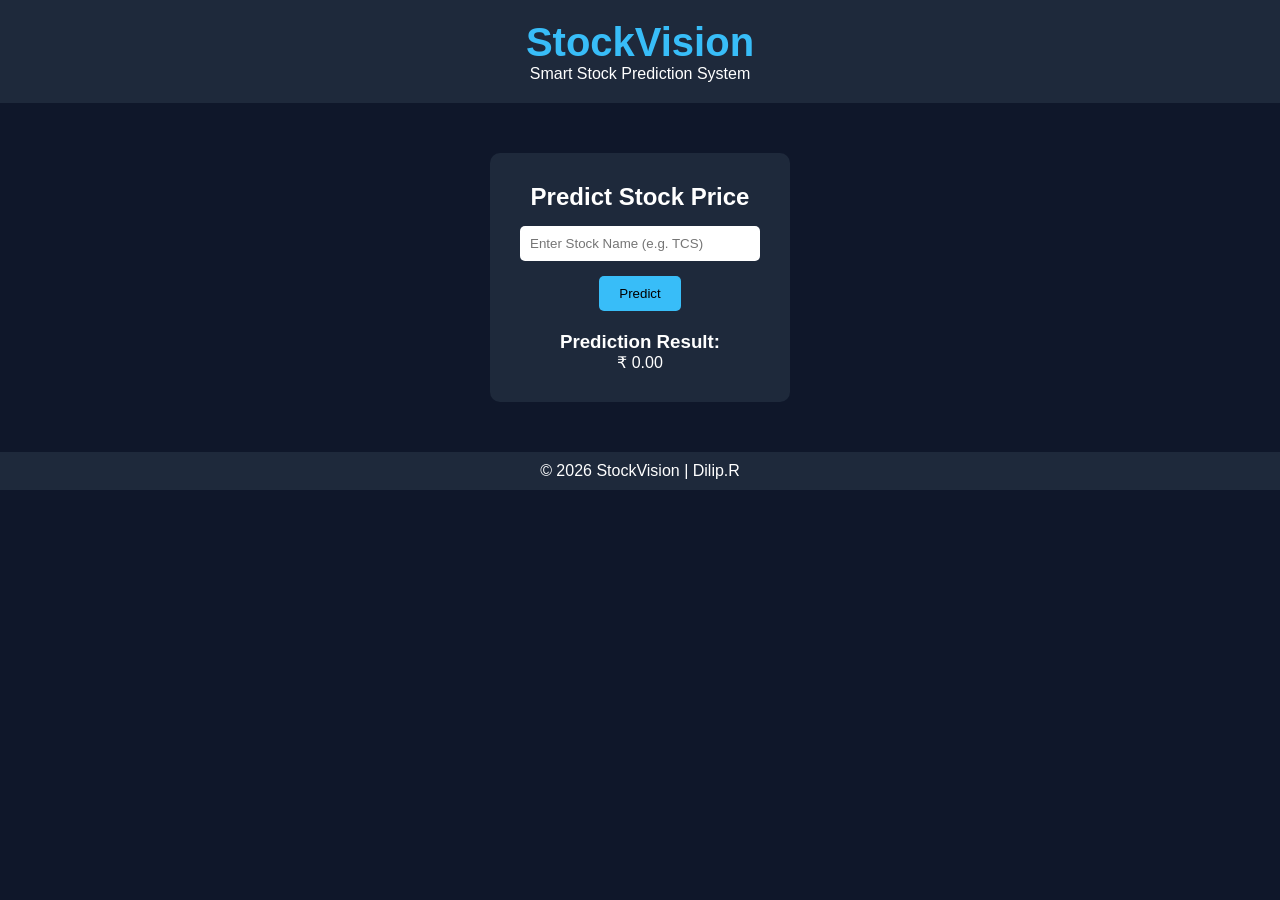
<file: index.html>
<!DOCTYPE html>
<html lang="en">
<head>
    <meta charset="UTF-8">
    <meta name="viewport" content="width=device-width, initial-scale=1.0">
    <title>StockVision</title>
    <link rel="stylesheet" href="style.css">
</head>
<body>

<header>
    <h1>StockVision</h1>
    <p>Smart Stock Prediction System</p>
</header>

<section class="prediction-box">
    <h2>Predict Stock Price</h2>

    <input type="text" placeholder="Enter Stock Name (e.g. TCS)">
    <button>Predict</button>

    <div class="result">
        <h3>Prediction Result:</h3>
        <p>₹ 0.00</p>
    </div>
</section>

<footer>
    <p>© 2026 StockVision | Dilip.R</p>
</footer>

</body>
</html>
</file>
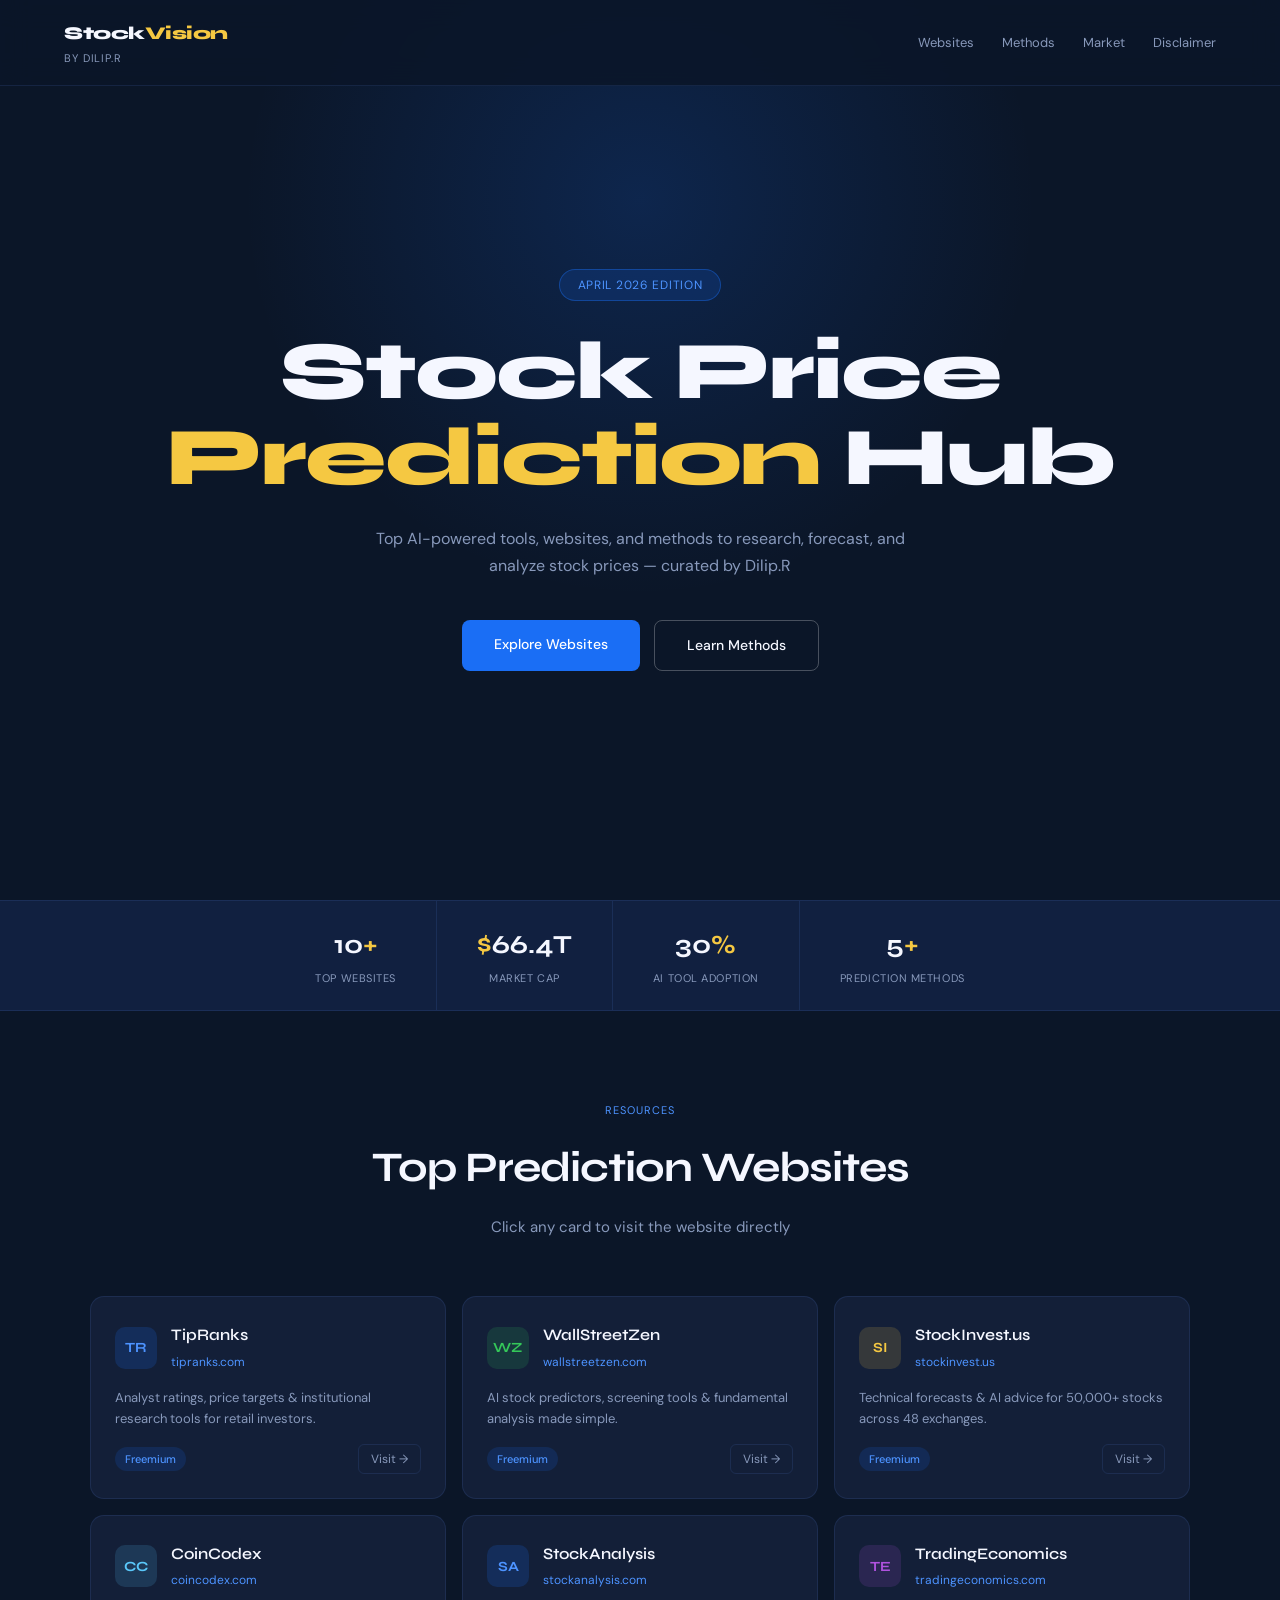
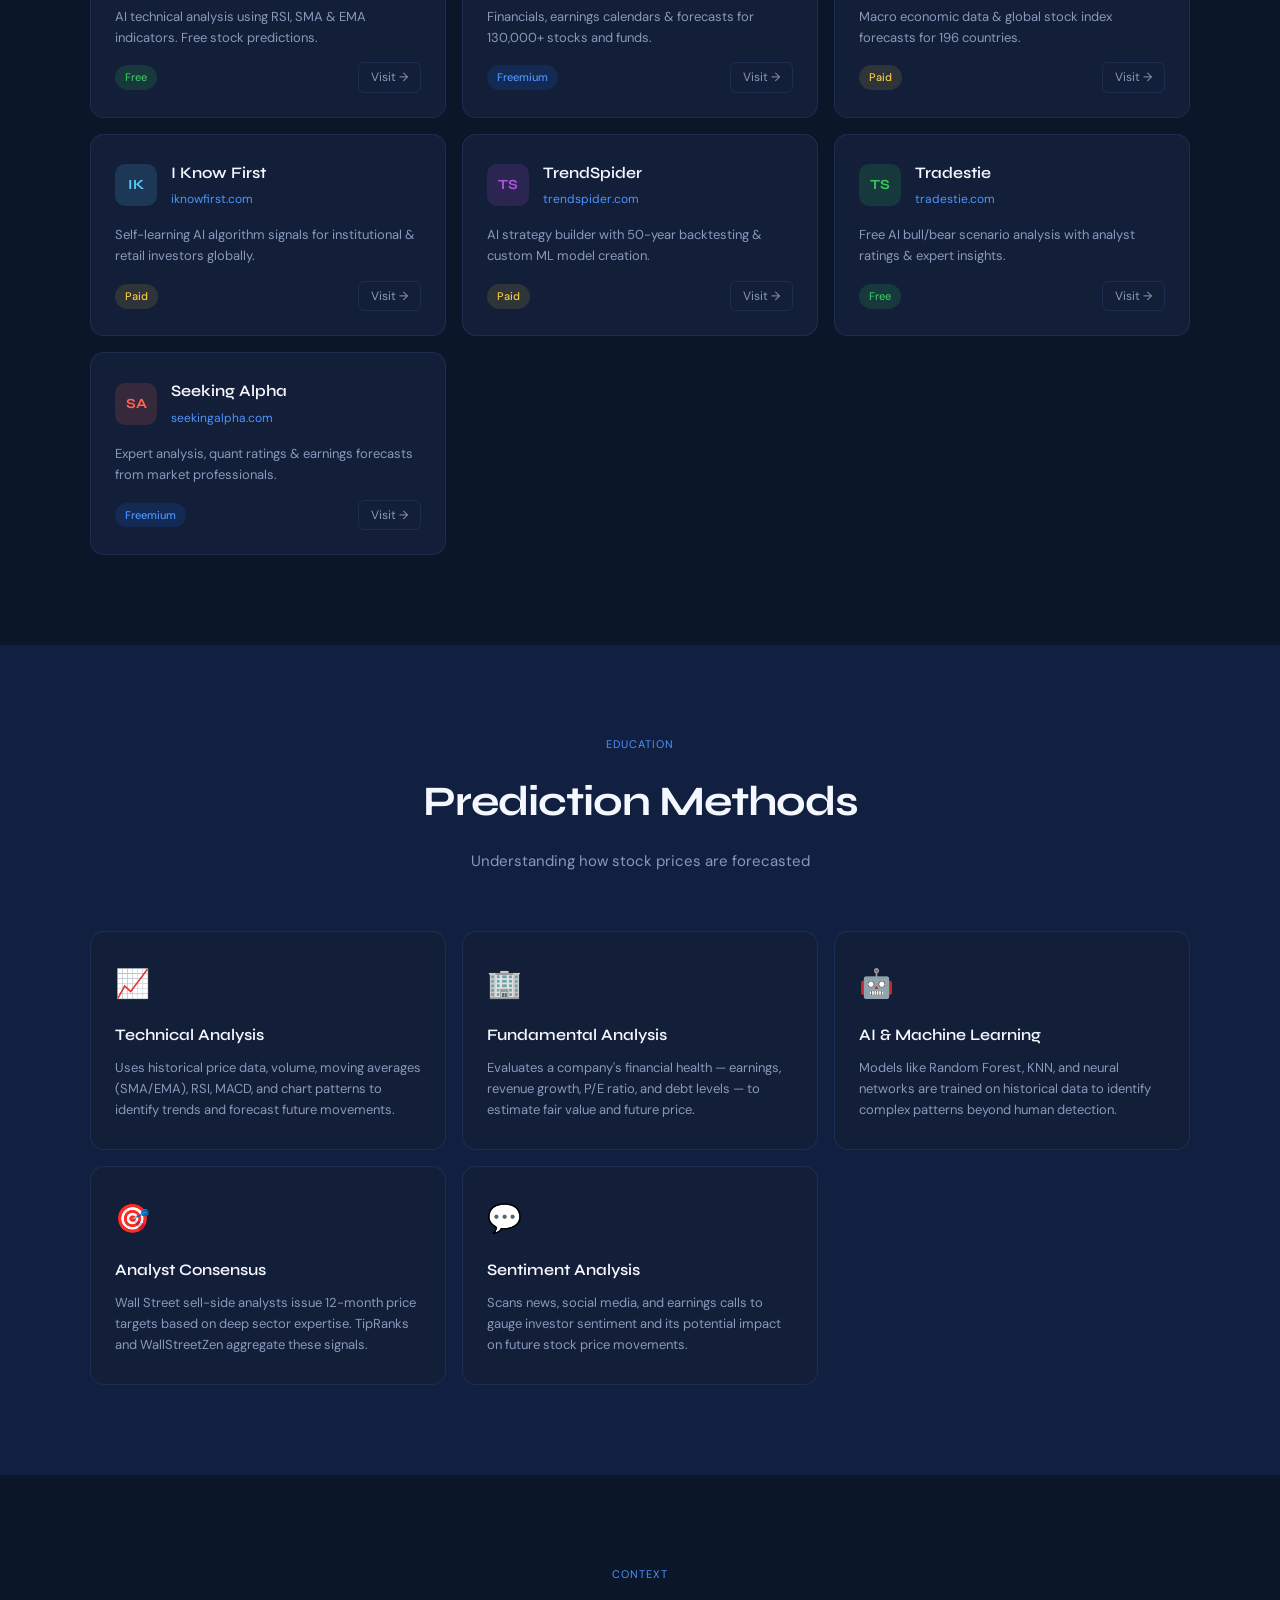
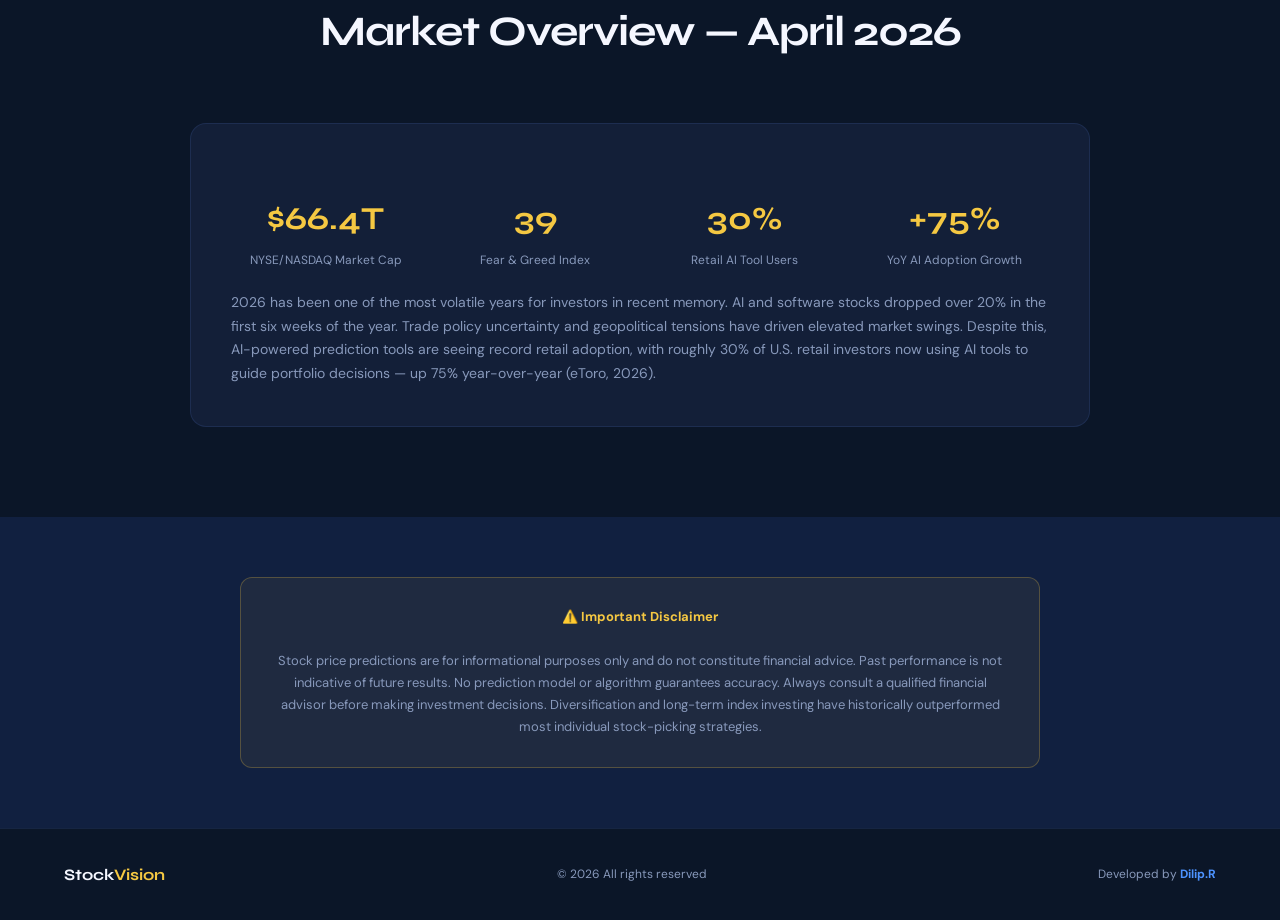
<file: dilip_stock_website.html>
<!DOCTYPE html>
<html lang="en">
<head>
<meta charset="UTF-8">
<meta name="viewport" content="width=device-width, initial-scale=1.0">
<title>StockVision | Dilip.R</title>
<link href="https://fonts.googleapis.com/css2?family=Syne:wght@400;600;700;800&family=DM+Sans:wght@300;400;500&display=swap" rel="stylesheet">
<style>
  :root {
    --navy: #0b1628;
    --navy2: #112040;
    --blue: #1a6ef5;
    --blue2: #4d93ff;
    --gold: #f5c842;
    --white: #f5f7ff;
    --gray: #8899bb;
    --card: #131f38;
    --border: rgba(100,150,255,0.12);
  }
  *, *::before, *::after { box-sizing: border-box; margin: 0; padding: 0; }
  html { scroll-behavior: smooth; }
  body {
    background: var(--navy);
    color: var(--white);
    font-family: 'DM Sans', sans-serif;
    font-size: 15px;
    line-height: 1.7;
    overflow-x: hidden;
  }

  /* NAV */
  nav {
    position: fixed; top: 0; left: 0; right: 0; z-index: 100;
    display: flex; align-items: center; justify-content: space-between;
    padding: 18px 5%;
    background: rgba(11,22,40,0.85);
    backdrop-filter: blur(14px);
    border-bottom: 0.5px solid var(--border);
  }
  .nav-logo { font-family: 'Syne', sans-serif; font-weight: 800; font-size: 18px; color: var(--white); letter-spacing: -0.5px; }
  .nav-logo span { color: var(--gold); }
  .nav-brand { font-size: 11px; color: var(--gray); letter-spacing: 0.08em; text-transform: uppercase; }
  .nav-links { display: flex; gap: 28px; }
  .nav-links a { color: var(--gray); text-decoration: none; font-size: 13px; transition: color 0.2s; }
  .nav-links a:hover { color: var(--white); }

  /* HERO */
  .hero {
    min-height: 100vh;
    display: flex; flex-direction: column; align-items: center; justify-content: center;
    text-align: center;
    padding: 120px 5% 80px;
    position: relative;
    overflow: hidden;
  }
  .hero::before {
    content: '';
    position: absolute; top: -200px; left: 50%; transform: translateX(-50%);
    width: 800px; height: 800px;
    background: radial-gradient(circle, rgba(26,110,245,0.18) 0%, transparent 70%);
    pointer-events: none;
  }
  .hero-tag {
    display: inline-block;
    background: rgba(26,110,245,0.15);
    border: 0.5px solid rgba(26,110,245,0.4);
    border-radius: 20px;
    padding: 5px 18px;
    font-size: 12px;
    color: var(--blue2);
    letter-spacing: 0.06em;
    text-transform: uppercase;
    margin-bottom: 28px;
    animation: fadeUp 0.6s ease both;
  }
  .hero h1 {
    font-family: 'Syne', sans-serif;
    font-size: clamp(42px, 7vw, 82px);
    font-weight: 800;
    line-height: 1.05;
    letter-spacing: -2px;
    margin-bottom: 24px;
    animation: fadeUp 0.6s 0.1s ease both;
  }
  .hero h1 span { color: var(--gold); }
  .hero p {
    font-size: 16px;
    color: var(--gray);
    max-width: 540px;
    margin: 0 auto 40px;
    animation: fadeUp 0.6s 0.2s ease both;
  }
  .hero-btns { display: flex; gap: 14px; justify-content: center; flex-wrap: wrap; animation: fadeUp 0.6s 0.3s ease both; }
  .btn-primary {
    background: var(--blue);
    color: #fff;
    border: none;
    padding: 13px 32px;
    border-radius: 8px;
    font-size: 14px;
    font-weight: 500;
    cursor: pointer;
    text-decoration: none;
    transition: background 0.2s, transform 0.15s;
  }
  .btn-primary:hover { background: var(--blue2); transform: translateY(-2px); }
  .btn-secondary {
    background: transparent;
    color: var(--white);
    border: 0.5px solid rgba(255,255,255,0.25);
    padding: 13px 32px;
    border-radius: 8px;
    font-size: 14px;
    font-weight: 500;
    cursor: pointer;
    text-decoration: none;
    transition: border-color 0.2s, transform 0.15s;
  }
  .btn-secondary:hover { border-color: rgba(255,255,255,0.6); transform: translateY(-2px); }

  /* STATS BAR */
  .stats {
    display: flex; justify-content: center; gap: 0;
    border-top: 0.5px solid var(--border);
    border-bottom: 0.5px solid var(--border);
    background: var(--navy2);
    flex-wrap: wrap;
  }
  .stat { padding: 22px 40px; text-align: center; border-right: 0.5px solid var(--border); }
  .stat:last-child { border-right: none; }
  .stat-num { font-family: 'Syne', sans-serif; font-size: 26px; font-weight: 700; color: var(--white); }
  .stat-num span { color: var(--gold); }
  .stat-label { font-size: 11px; color: var(--gray); letter-spacing: 0.05em; text-transform: uppercase; margin-top: 2px; }

  /* SECTIONS */
  section { padding: 90px 5%; }
  .sec-header { text-align: center; margin-bottom: 56px; }
  .sec-tag { font-size: 11px; color: var(--blue2); letter-spacing: 0.1em; text-transform: uppercase; margin-bottom: 12px; }
  .sec-title { font-family: 'Syne', sans-serif; font-size: clamp(28px, 4vw, 42px); font-weight: 700; letter-spacing: -1px; }
  .sec-sub { font-size: 15px; color: var(--gray); margin-top: 12px; max-width: 500px; margin-left: auto; margin-right: auto; }

  /* WEBSITE CARDS */
  .cards-grid { display: grid; grid-template-columns: repeat(auto-fill, minmax(300px, 1fr)); gap: 16px; max-width: 1100px; margin: 0 auto; }
  .site-card {
    background: var(--card);
    border: 0.5px solid var(--border);
    border-radius: 14px;
    padding: 24px;
    transition: border-color 0.2s, transform 0.2s;
    position: relative;
    overflow: hidden;
  }
  .site-card::after {
    content: '';
    position: absolute; top: 0; left: 0; right: 0; height: 2px;
    background: var(--blue);
    transform: scaleX(0); transform-origin: left;
    transition: transform 0.3s;
  }
  .site-card:hover { border-color: rgba(26,110,245,0.4); transform: translateY(-4px); }
  .site-card:hover::after { transform: scaleX(1); }
  .card-head { display: flex; align-items: center; gap: 14px; margin-bottom: 14px; }
  .card-icon {
    width: 42px; height: 42px; border-radius: 10px;
    display: flex; align-items: center; justify-content: center;
    font-family: 'Syne', sans-serif; font-weight: 700; font-size: 14px;
    flex-shrink: 0;
  }
  .ic-blue { background: rgba(26,110,245,0.18); color: var(--blue2); }
  .ic-gold { background: rgba(245,200,66,0.15); color: var(--gold); }
  .ic-green { background: rgba(52,199,89,0.15); color: #34c759; }
  .ic-purple { background: rgba(175,82,222,0.15); color: #af52de; }
  .ic-teal { background: rgba(90,200,250,0.15); color: #5ac8fa; }
  .ic-coral { background: rgba(255,100,80,0.15); color: #ff6450; }
  .card-title { font-family: 'Syne', sans-serif; font-size: 16px; font-weight: 600; }
  .card-link { font-size: 12px; color: var(--blue2); text-decoration: none; }
  .card-link:hover { text-decoration: underline; }
  .card-desc { font-size: 13px; color: var(--gray); line-height: 1.6; margin-bottom: 14px; }
  .card-footer { display: flex; align-items: center; justify-content: space-between; }
  .badge { font-size: 11px; padding: 3px 10px; border-radius: 20px; font-weight: 500; }
  .badge-free { background: rgba(52,199,89,0.15); color: #34c759; }
  .badge-freemium { background: rgba(26,110,245,0.15); color: var(--blue2); }
  .badge-paid { background: rgba(245,200,66,0.12); color: var(--gold); }
  .visit-btn {
    font-size: 12px; color: var(--gray); text-decoration: none;
    border: 0.5px solid var(--border); border-radius: 6px;
    padding: 4px 12px; transition: color 0.2s, border-color 0.2s;
  }
  .visit-btn:hover { color: var(--white); border-color: rgba(255,255,255,0.3); }

  /* METHODS */
  .methods-grid { display: grid; grid-template-columns: repeat(auto-fill, minmax(280px, 1fr)); gap: 16px; max-width: 1100px; margin: 0 auto; }
  .method-card {
    background: var(--card);
    border: 0.5px solid var(--border);
    border-radius: 14px;
    padding: 28px 24px;
  }
  .method-icon { font-size: 28px; margin-bottom: 14px; }
  .method-title { font-family: 'Syne', sans-serif; font-size: 16px; font-weight: 600; margin-bottom: 8px; }
  .method-desc { font-size: 13px; color: var(--gray); line-height: 1.65; }

  /* MARKET CONTEXT */
  .context-box {
    max-width: 900px; margin: 0 auto;
    background: var(--card);
    border: 0.5px solid var(--border);
    border-radius: 16px;
    padding: 40px;
  }
  .context-grid { display: grid; grid-template-columns: repeat(auto-fit, minmax(180px, 1fr)); gap: 20px; margin-top: 28px; }
  .ctx-item { text-align: center; }
  .ctx-num { font-family: 'Syne', sans-serif; font-size: 32px; font-weight: 700; color: var(--gold); }
  .ctx-label { font-size: 12px; color: var(--gray); margin-top: 4px; }
  .ctx-text { font-size: 14px; color: var(--gray); line-height: 1.7; margin-top: 20px; }

  /* DISCLAIMER */
  .disclaimer {
    max-width: 800px; margin: 0 auto;
    background: rgba(245,200,66,0.06);
    border: 0.5px solid rgba(245,200,66,0.25);
    border-radius: 12px;
    padding: 28px 32px;
    font-size: 13px; color: var(--gray); line-height: 1.7;
    text-align: center;
  }
  .disclaimer strong { color: var(--gold); }

  /* FOOTER */
  footer {
    border-top: 0.5px solid var(--border);
    padding: 32px 5%;
    display: flex; align-items: center; justify-content: space-between;
    flex-wrap: wrap; gap: 12px;
  }
  .footer-logo { font-family: 'Syne', sans-serif; font-weight: 700; font-size: 16px; }
  .footer-logo span { color: var(--gold); }
  .footer-copy { font-size: 12px; color: var(--gray); }
  .footer-author { font-size: 12px; color: var(--gray); }
  .footer-author strong { color: var(--blue2); }

  /* ANIMATIONS */
  @keyframes fadeUp {
    from { opacity: 0; transform: translateY(24px); }
    to { opacity: 1; transform: translateY(0); }
  }

  @media (max-width: 600px) {
    .nav-links { display: none; }
    .stat { padding: 16px 20px; }
    .context-box { padding: 24px; }
    footer { flex-direction: column; text-align: center; }
  }
</style>
</head>
<body>

<!-- NAV -->
<nav>
  <div>
    <div class="nav-logo">Stock<span>Vision</span></div>
    <div class="nav-brand">by Dilip.R</div>
  </div>
  <div class="nav-links">
    <a href="#websites">Websites</a>
    <a href="#methods">Methods</a>
    <a href="#market">Market</a>
    <a href="#disclaimer">Disclaimer</a>
  </div>
</nav>

<!-- HERO -->
<div class="hero">
  <div class="hero-tag">April 2026 Edition</div>
  <h1>Stock Price<br><span>Prediction</span> Hub</h1>
  <p>Top AI-powered tools, websites, and methods to research, forecast, and analyze stock prices — curated by Dilip.R</p>
  <div class="hero-btns">
    <a href="#websites" class="btn-primary">Explore Websites</a>
    <a href="#methods" class="btn-secondary">Learn Methods</a>
  </div>
</div>

<!-- STATS -->
<div class="stats">
  <div class="stat"><div class="stat-num">10<span>+</span></div><div class="stat-label">Top Websites</div></div>
  <div class="stat"><div class="stat-num"><span>$</span>66.4T</div><div class="stat-label">Market Cap</div></div>
  <div class="stat"><div class="stat-num">30<span>%</span></div><div class="stat-label">AI Tool Adoption</div></div>
  <div class="stat"><div class="stat-num">5<span>+</span></div><div class="stat-label">Prediction Methods</div></div>
</div>

<!-- WEBSITES -->
<section id="websites">
  <div class="sec-header">
    <div class="sec-tag">Resources</div>
    <div class="sec-title">Top Prediction Websites</div>
    <div class="sec-sub">Click any card to visit the website directly</div>
  </div>
  <div class="cards-grid">

    <div class="site-card">
      <div class="card-head">
        <div class="card-icon ic-blue">TR</div>
        <div>
          <div class="card-title">TipRanks</div>
          <a class="card-link" href="https://www.tipranks.com" target="_blank">tipranks.com</a>
        </div>
      </div>
      <div class="card-desc">Analyst ratings, price targets & institutional research tools for retail investors.</div>
      <div class="card-footer">
        <span class="badge badge-freemium">Freemium</span>
        <a class="visit-btn" href="https://www.tipranks.com" target="_blank">Visit →</a>
      </div>
    </div>

    <div class="site-card">
      <div class="card-head">
        <div class="card-icon ic-green">WZ</div>
        <div>
          <div class="card-title">WallStreetZen</div>
          <a class="card-link" href="https://www.wallstreetzen.com/stock-screener/stock-forecast" target="_blank">wallstreetzen.com</a>
        </div>
      </div>
      <div class="card-desc">AI stock predictors, screening tools & fundamental analysis made simple.</div>
      <div class="card-footer">
        <span class="badge badge-freemium">Freemium</span>
        <a class="visit-btn" href="https://www.wallstreetzen.com/stock-screener/stock-forecast" target="_blank">Visit →</a>
      </div>
    </div>

    <div class="site-card">
      <div class="card-head">
        <div class="card-icon ic-gold">SI</div>
        <div>
          <div class="card-title">StockInvest.us</div>
          <a class="card-link" href="https://stockinvest.us" target="_blank">stockinvest.us</a>
        </div>
      </div>
      <div class="card-desc">Technical forecasts & AI advice for 50,000+ stocks across 48 exchanges.</div>
      <div class="card-footer">
        <span class="badge badge-freemium">Freemium</span>
        <a class="visit-btn" href="https://stockinvest.us" target="_blank">Visit →</a>
      </div>
    </div>

    <div class="site-card">
      <div class="card-head">
        <div class="card-icon ic-teal">CC</div>
        <div>
          <div class="card-title">CoinCodex</div>
          <a class="card-link" href="https://coincodex.com/stocks/predictions/" target="_blank">coincodex.com</a>
        </div>
      </div>
      <div class="card-desc">AI technical analysis using RSI, SMA & EMA indicators. Free stock predictions.</div>
      <div class="card-footer">
        <span class="badge badge-free">Free</span>
        <a class="visit-btn" href="https://coincodex.com/stocks/predictions/" target="_blank">Visit →</a>
      </div>
    </div>

    <div class="site-card">
      <div class="card-head">
        <div class="card-icon ic-blue">SA</div>
        <div>
          <div class="card-title">StockAnalysis</div>
          <a class="card-link" href="https://stockanalysis.com" target="_blank">stockanalysis.com</a>
        </div>
      </div>
      <div class="card-desc">Financials, earnings calendars & forecasts for 130,000+ stocks and funds.</div>
      <div class="card-footer">
        <span class="badge badge-freemium">Freemium</span>
        <a class="visit-btn" href="https://stockanalysis.com" target="_blank">Visit →</a>
      </div>
    </div>

    <div class="site-card">
      <div class="card-head">
        <div class="card-icon ic-purple">TE</div>
        <div>
          <div class="card-title">TradingEconomics</div>
          <a class="card-link" href="https://tradingeconomics.com/forecast/stock-market" target="_blank">tradingeconomics.com</a>
        </div>
      </div>
      <div class="card-desc">Macro economic data & global stock index forecasts for 196 countries.</div>
      <div class="card-footer">
        <span class="badge badge-paid">Paid</span>
        <a class="visit-btn" href="https://tradingeconomics.com/forecast/stock-market" target="_blank">Visit →</a>
      </div>
    </div>

    <div class="site-card">
      <div class="card-head">
        <div class="card-icon ic-teal">IK</div>
        <div>
          <div class="card-title">I Know First</div>
          <a class="card-link" href="https://iknowfirst.com" target="_blank">iknowfirst.com</a>
        </div>
      </div>
      <div class="card-desc">Self-learning AI algorithm signals for institutional & retail investors globally.</div>
      <div class="card-footer">
        <span class="badge badge-paid">Paid</span>
        <a class="visit-btn" href="https://iknowfirst.com" target="_blank">Visit →</a>
      </div>
    </div>

    <div class="site-card">
      <div class="card-head">
        <div class="card-icon ic-purple">TS</div>
        <div>
          <div class="card-title">TrendSpider</div>
          <a class="card-link" href="https://trendspider.com" target="_blank">trendspider.com</a>
        </div>
      </div>
      <div class="card-desc">AI strategy builder with 50-year backtesting & custom ML model creation.</div>
      <div class="card-footer">
        <span class="badge badge-paid">Paid</span>
        <a class="visit-btn" href="https://trendspider.com" target="_blank">Visit →</a>
      </div>
    </div>

    <div class="site-card">
      <div class="card-head">
        <div class="card-icon ic-green">TS</div>
        <div>
          <div class="card-title">Tradestie</div>
          <a class="card-link" href="https://tradestie.com" target="_blank">tradestie.com</a>
        </div>
      </div>
      <div class="card-desc">Free AI bull/bear scenario analysis with analyst ratings & expert insights.</div>
      <div class="card-footer">
        <span class="badge badge-free">Free</span>
        <a class="visit-btn" href="https://tradestie.com" target="_blank">Visit →</a>
      </div>
    </div>

    <div class="site-card">
      <div class="card-head">
        <div class="card-icon ic-coral">SA</div>
        <div>
          <div class="card-title">Seeking Alpha</div>
          <a class="card-link" href="https://seekingalpha.com" target="_blank">seekingalpha.com</a>
        </div>
      </div>
      <div class="card-desc">Expert analysis, quant ratings & earnings forecasts from market professionals.</div>
      <div class="card-footer">
        <span class="badge badge-freemium">Freemium</span>
        <a class="visit-btn" href="https://seekingalpha.com" target="_blank">Visit →</a>
      </div>
    </div>

  </div>
</section>

<!-- METHODS -->
<section id="methods" style="background: var(--navy2);">
  <div class="sec-header">
    <div class="sec-tag">Education</div>
    <div class="sec-title">Prediction Methods</div>
    <div class="sec-sub">Understanding how stock prices are forecasted</div>
  </div>
  <div class="methods-grid">
    <div class="method-card">
      <div class="method-icon">📈</div>
      <div class="method-title">Technical Analysis</div>
      <div class="method-desc">Uses historical price data, volume, moving averages (SMA/EMA), RSI, MACD, and chart patterns to identify trends and forecast future movements.</div>
    </div>
    <div class="method-card">
      <div class="method-icon">🏢</div>
      <div class="method-title">Fundamental Analysis</div>
      <div class="method-desc">Evaluates a company's financial health — earnings, revenue growth, P/E ratio, and debt levels — to estimate fair value and future price.</div>
    </div>
    <div class="method-card">
      <div class="method-icon">🤖</div>
      <div class="method-title">AI & Machine Learning</div>
      <div class="method-desc">Models like Random Forest, KNN, and neural networks are trained on historical data to identify complex patterns beyond human detection.</div>
    </div>
    <div class="method-card">
      <div class="method-icon">🎯</div>
      <div class="method-title">Analyst Consensus</div>
      <div class="method-desc">Wall Street sell-side analysts issue 12-month price targets based on deep sector expertise. TipRanks and WallStreetZen aggregate these signals.</div>
    </div>
    <div class="method-card">
      <div class="method-icon">💬</div>
      <div class="method-title">Sentiment Analysis</div>
      <div class="method-desc">Scans news, social media, and earnings calls to gauge investor sentiment and its potential impact on future stock price movements.</div>
    </div>
  </div>
</section>

<!-- MARKET -->
<section id="market">
  <div class="sec-header">
    <div class="sec-tag">Context</div>
    <div class="sec-title">Market Overview — April 2026</div>
  </div>
  <div class="context-box">
    <div class="context-grid">
      <div class="ctx-item"><div class="ctx-num">$66.4T</div><div class="ctx-label">NYSE/NASDAQ Market Cap</div></div>
      <div class="ctx-item"><div class="ctx-num">39</div><div class="ctx-label">Fear & Greed Index</div></div>
      <div class="ctx-item"><div class="ctx-num">30%</div><div class="ctx-label">Retail AI Tool Users</div></div>
      <div class="ctx-item"><div class="ctx-num">+75%</div><div class="ctx-label">YoY AI Adoption Growth</div></div>
    </div>
    <div class="ctx-text">
      2026 has been one of the most volatile years for investors in recent memory. AI and software stocks dropped over 20% in the first six weeks of the year. Trade policy uncertainty and geopolitical tensions have driven elevated market swings. Despite this, AI-powered prediction tools are seeing record retail adoption, with roughly 30% of U.S. retail investors now using AI tools to guide portfolio decisions — up 75% year-over-year (eToro, 2026).
    </div>
  </div>
</section>

<!-- DISCLAIMER -->
<section id="disclaimer" style="background: var(--navy2); padding-top: 60px; padding-bottom: 60px;">
  <div class="disclaimer">
    <strong>⚠️ Important Disclaimer</strong><br><br>
    Stock price predictions are for informational purposes only and do not constitute financial advice. Past performance is not indicative of future results. No prediction model or algorithm guarantees accuracy. Always consult a qualified financial advisor before making investment decisions. Diversification and long-term index investing have historically outperformed most individual stock-picking strategies.
  </div>
</section>

<!-- FOOTER -->
<footer>
  <div class="footer-logo">Stock<span>Vision</span></div>
  <div class="footer-copy">© 2026 All rights reserved</div>
  <div class="footer-author">Developed by <strong>Dilip.R</strong></div>
</footer>

</body>
</html>
</file>
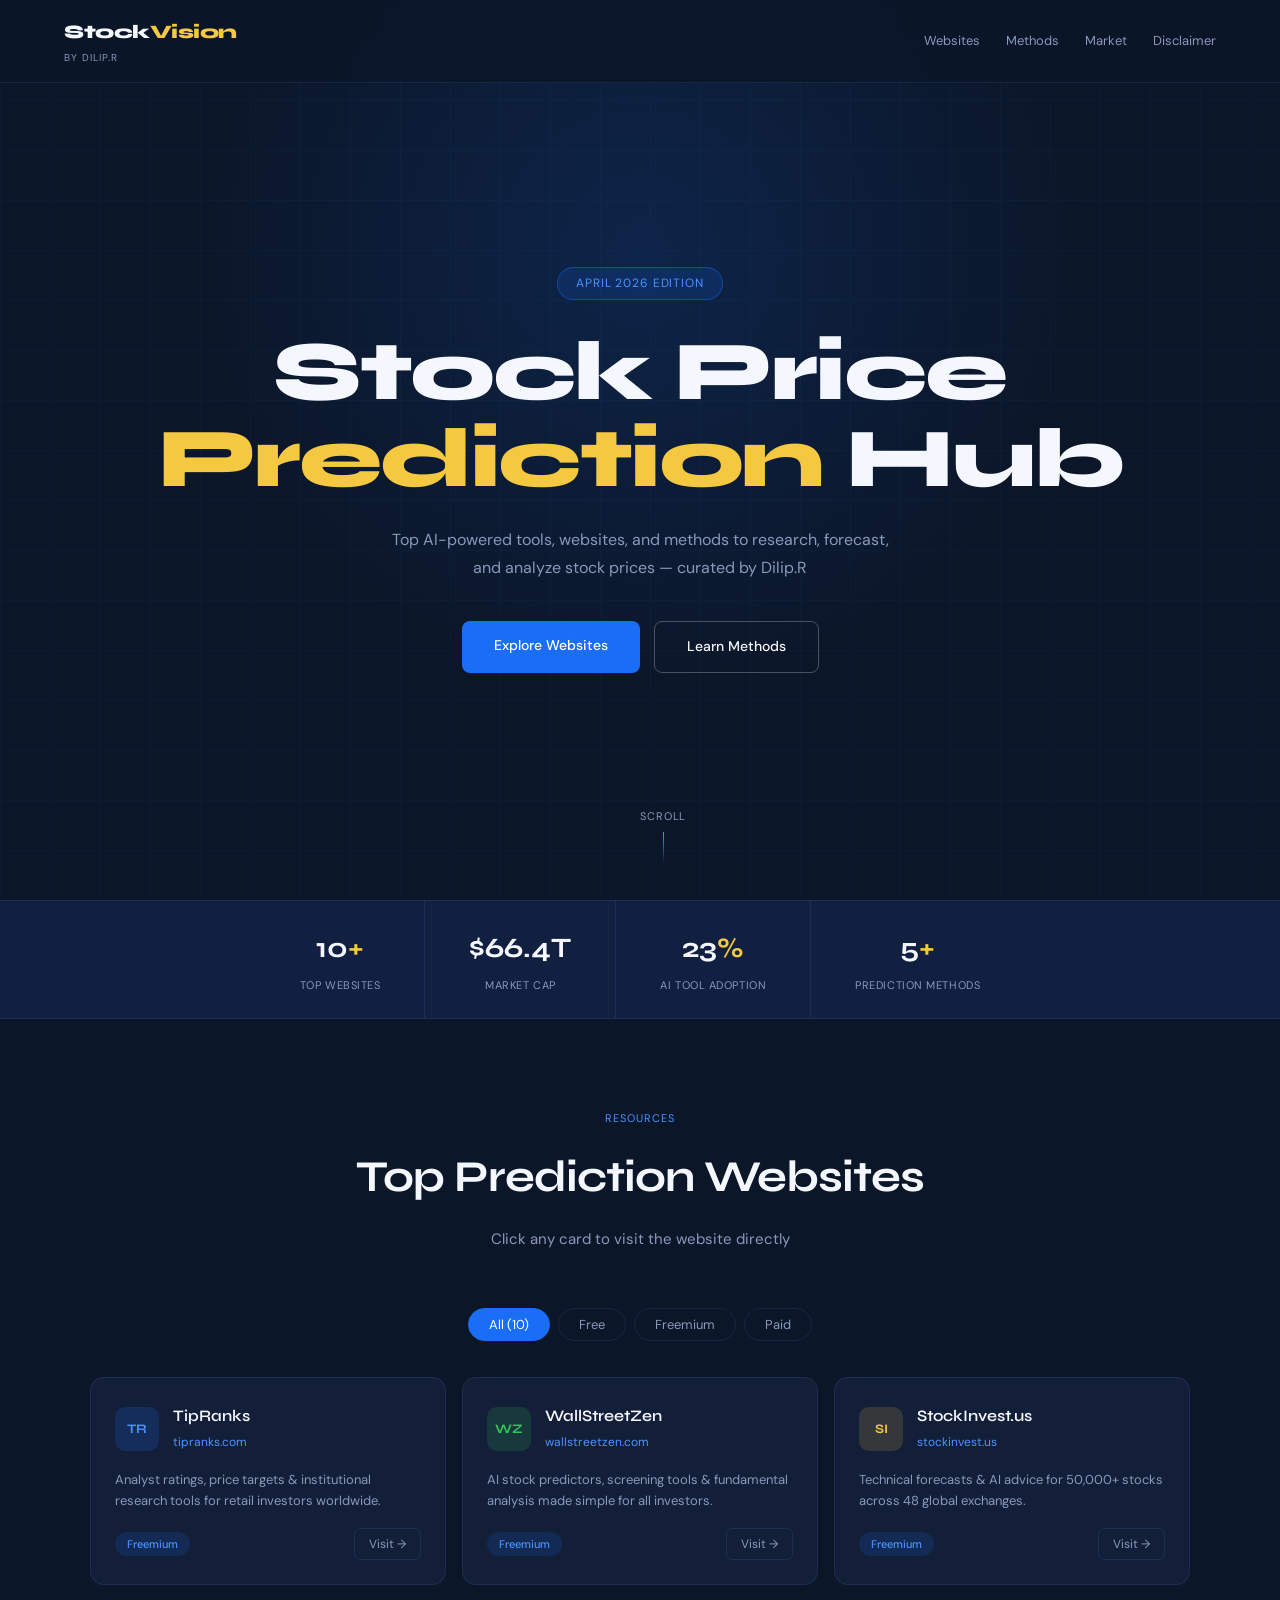
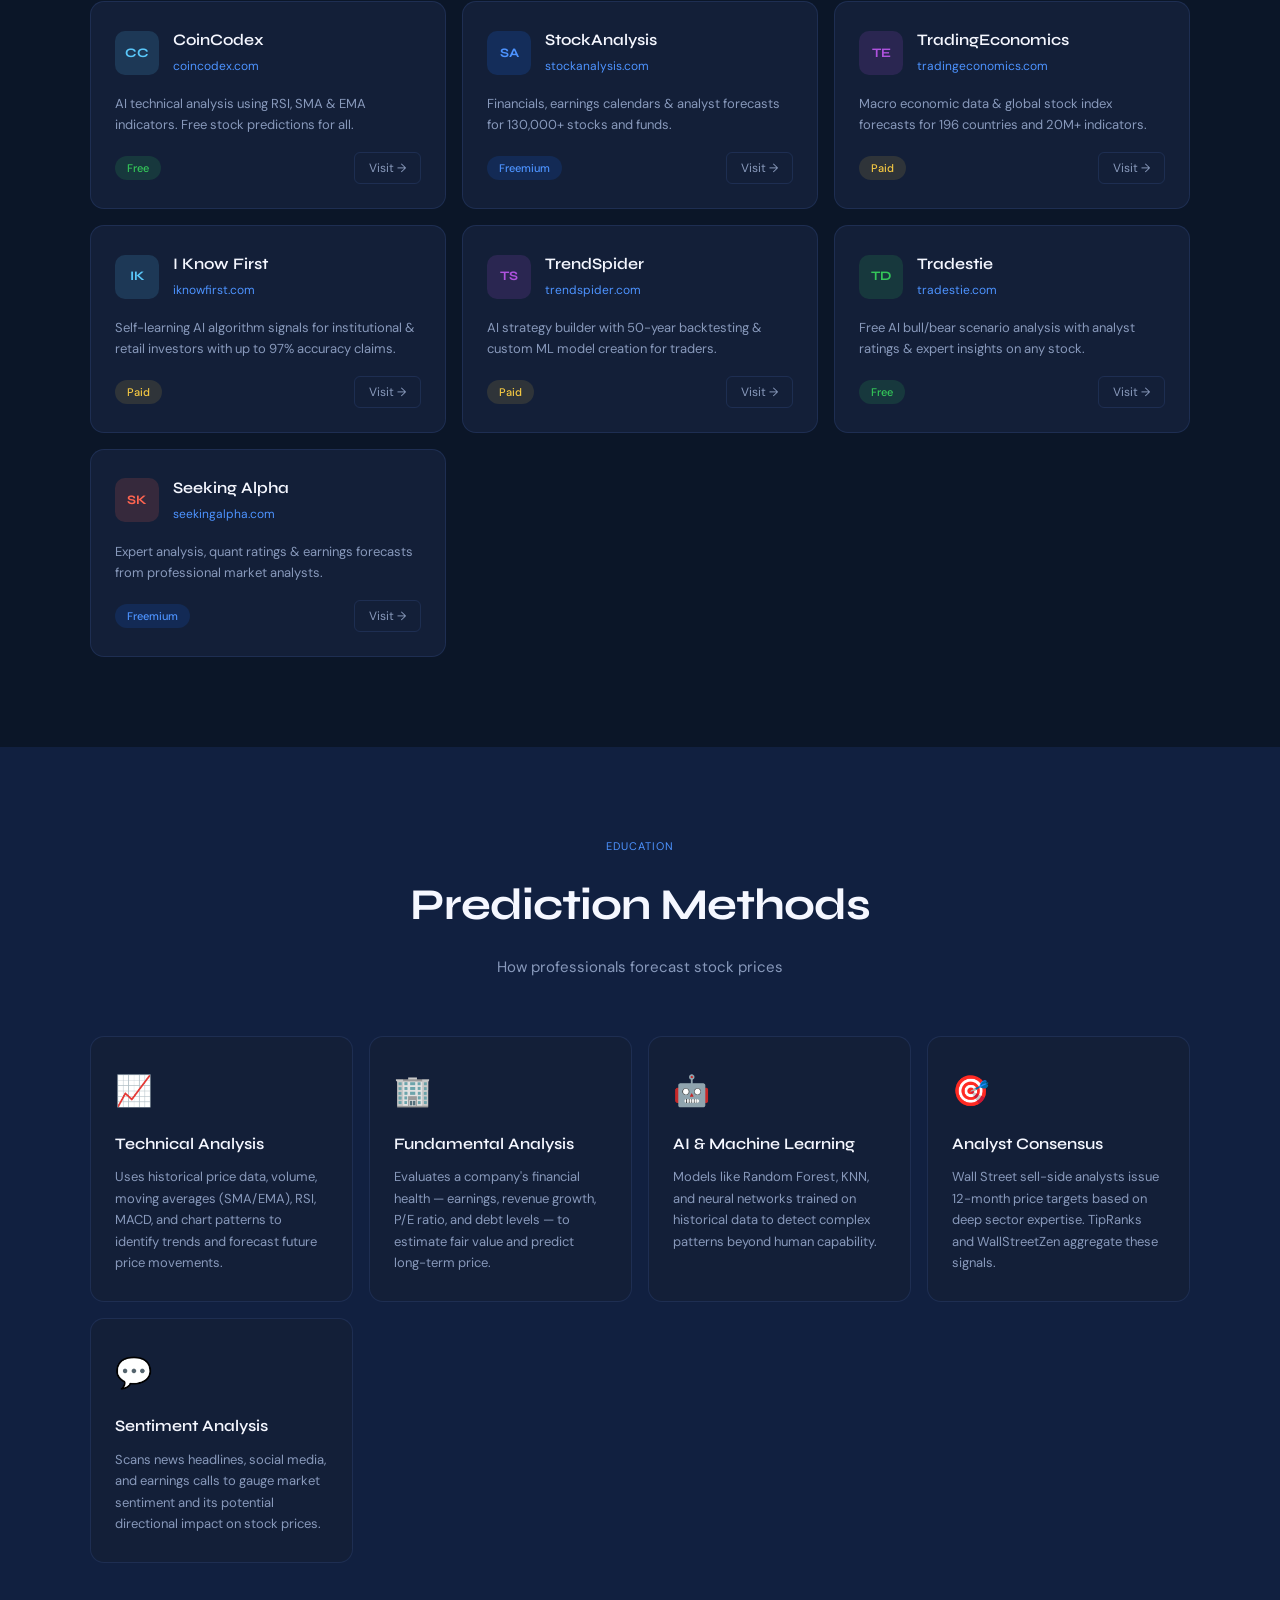
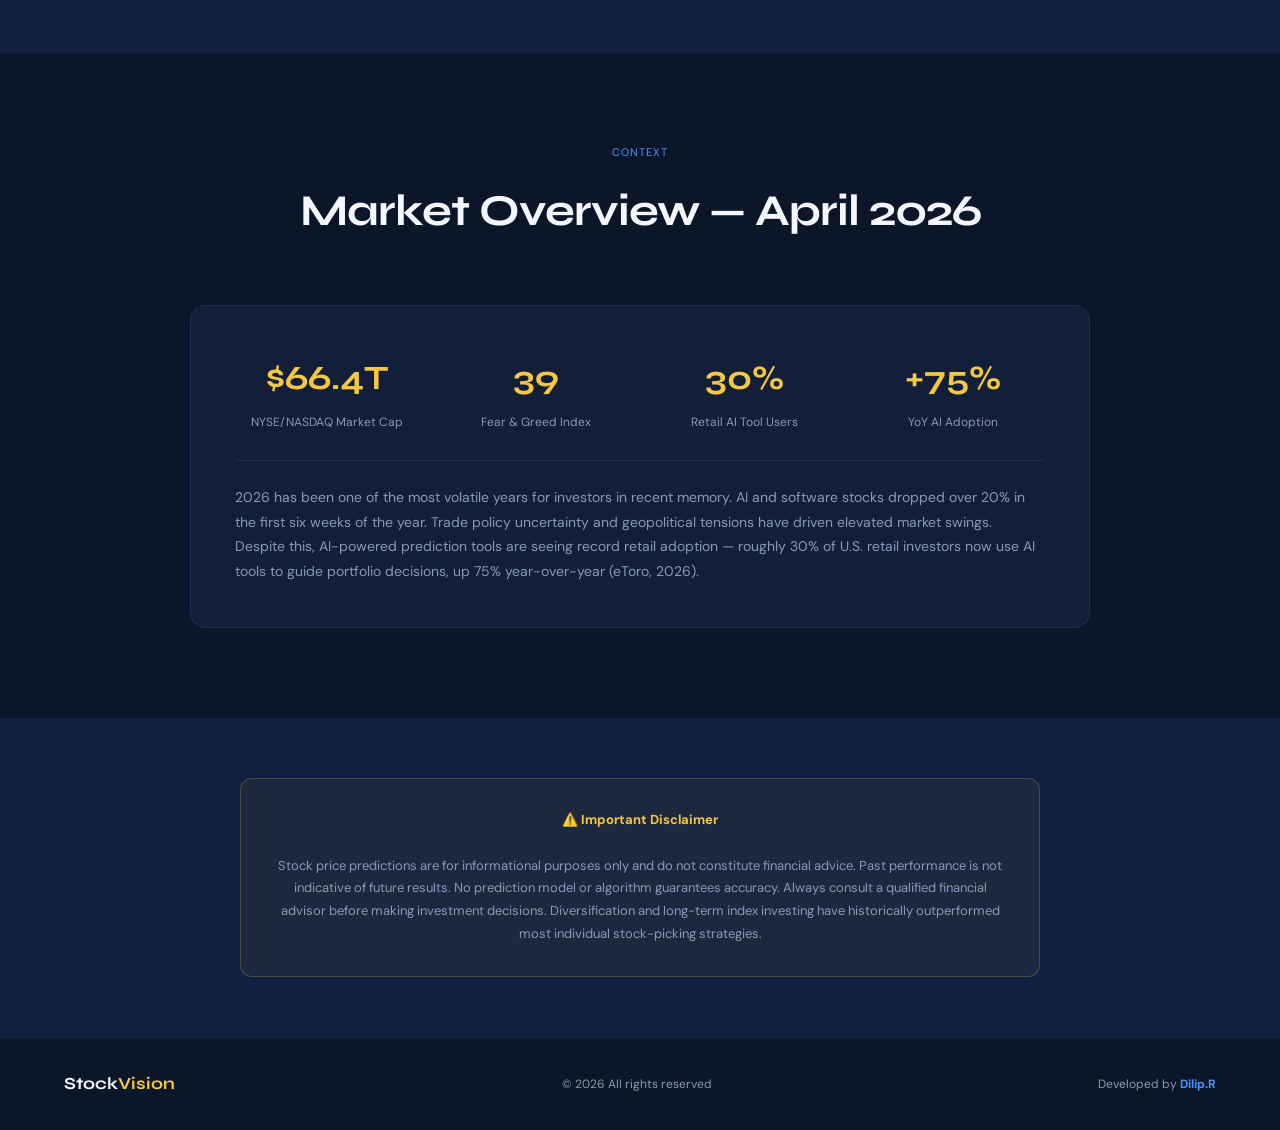
<file: dilip_stockvision.html>
<!DOCTYPE html>
<html lang="en">
<head>
<meta charset="UTF-8">
<meta name="viewport" content="width=device-width, initial-scale=1.0">
<title>StockVision | Dilip.R</title>
<link href="https://fonts.googleapis.com/css2?family=Syne:wght@400;600;700;800&family=DM+Sans:wght@300;400;500&display=swap" rel="stylesheet">

<!-- ============================================================
     CSS - All Styles
     ============================================================ -->
<style>
  :root {
    --navy: #0b1628;
    --navy2: #112040;
    --blue: #1a6ef5;
    --blue2: #4d93ff;
    --gold: #f5c842;
    --white: #f5f7ff;
    --gray: #8899bb;
    --card: #131f38;
    --border: rgba(100,150,255,0.13);
  }

  *, *::before, *::after { box-sizing: border-box; margin: 0; padding: 0; }
  html { scroll-behavior: smooth; }

  body {
    background: var(--navy);
    color: var(--white);
    font-family: 'DM Sans', sans-serif;
    font-size: 15px;
    line-height: 1.7;
    overflow-x: hidden;
  }

  /* ── SCROLLBAR ── */
  ::-webkit-scrollbar { width: 6px; }
  ::-webkit-scrollbar-track { background: var(--navy2); }
  ::-webkit-scrollbar-thumb { background: var(--blue); border-radius: 4px; }

  /* ── NAV ── */
  nav {
    position: fixed; top: 0; left: 0; right: 0; z-index: 200;
    display: flex; align-items: center; justify-content: space-between;
    padding: 16px 5%;
    background: rgba(11,22,40,0.88);
    backdrop-filter: blur(16px);
    border-bottom: 0.5px solid var(--border);
    transition: box-shadow 0.3s;
  }
  nav.scrolled { box-shadow: 0 4px 30px rgba(0,0,0,0.4); }
  .nav-left { display: flex; flex-direction: column; gap: 1px; }
  .nav-logo { font-family: 'Syne', sans-serif; font-weight: 800; font-size: 19px; color: var(--white); letter-spacing: -0.5px; }
  .nav-logo span { color: var(--gold); }
  .nav-brand { font-size: 10px; color: var(--gray); letter-spacing: 0.1em; text-transform: uppercase; }
  .nav-links { display: flex; gap: 26px; align-items: center; }
  .nav-links a { color: var(--gray); text-decoration: none; font-size: 13px; transition: color 0.2s; position: relative; }
  .nav-links a::after { content:''; position:absolute; bottom:-3px; left:0; right:0; height:1px; background:var(--blue2); transform:scaleX(0); transition:transform 0.2s; }
  .nav-links a:hover { color: var(--white); }
  .nav-links a:hover::after { transform:scaleX(1); }
  .hamburger { display:none; flex-direction:column; gap:5px; cursor:pointer; padding:4px; }
  .hamburger span { display:block; width:22px; height:2px; background:var(--gray); border-radius:2px; transition:all 0.3s; }
  .hamburger.open span:nth-child(1) { transform: rotate(45deg) translate(5px,5px); }
  .hamburger.open span:nth-child(2) { opacity:0; }
  .hamburger.open span:nth-child(3) { transform: rotate(-45deg) translate(5px,-5px); }
  .mobile-menu {
    display:none; position:fixed; top:60px; left:0; right:0; z-index:199;
    background: rgba(11,22,40,0.97); backdrop-filter:blur(16px);
    flex-direction:column; padding:20px 5%;
    border-bottom: 0.5px solid var(--border);
  }
  .mobile-menu.open { display:flex; }
  .mobile-menu a { color:var(--gray); text-decoration:none; font-size:15px; padding:12px 0; border-bottom:0.5px solid var(--border); transition:color 0.2s; }
  .mobile-menu a:last-child { border-bottom:none; }
  .mobile-menu a:hover { color:var(--white); }

  /* ── HERO ── */
  .hero {
    min-height: 100vh;
    display: flex; flex-direction: column; align-items: center; justify-content: center;
    text-align: center; padding: 120px 5% 80px;
    position: relative; overflow: hidden;
  }
  .hero-glow {
    position:absolute; top:-200px; left:50%; transform:translateX(-50%);
    width:900px; height:900px;
    background: radial-gradient(circle, rgba(26,110,245,0.16) 0%, transparent 70%);
    pointer-events:none; animation: pulse 6s ease-in-out infinite;
  }
  .hero-grid {
    position:absolute; inset:0; pointer-events:none; opacity:0.04;
    background-image: linear-gradient(var(--blue2) 1px, transparent 1px), linear-gradient(90deg, var(--blue2) 1px, transparent 1px);
    background-size: 50px 50px;
  }
  .hero-tag {
    display: inline-block;
    background: rgba(26,110,245,0.15);
    border: 0.5px solid rgba(26,110,245,0.45);
    border-radius: 20px; padding: 5px 18px;
    font-size: 12px; color: var(--blue2);
    letter-spacing: 0.07em; text-transform: uppercase;
    margin-bottom: 28px;
    opacity:0; transform:translateY(20px);
    animation: fadeUp 0.7s 0.1s ease forwards;
  }
  .hero h1 {
    font-family: 'Syne', sans-serif;
    font-size: clamp(40px, 7vw, 84px);
    font-weight: 800; line-height: 1.04;
    letter-spacing: -2.5px; margin-bottom: 24px;
    opacity:0; transform:translateY(20px);
    animation: fadeUp 0.7s 0.2s ease forwards;
  }
  .hero h1 .gold { color: var(--gold); }
  .hero-sub {
    font-size: 16px; color: var(--gray);
    max-width: 520px; margin: 0 auto 40px;
    opacity:0; transform:translateY(20px);
    animation: fadeUp 0.7s 0.3s ease forwards;
  }
  .hero-btns {
    display: flex; gap: 14px; justify-content: center; flex-wrap: wrap;
    opacity:0; transform:translateY(20px);
    animation: fadeUp 0.7s 0.4s ease forwards;
  }
  .btn-primary {
    background: var(--blue); color: #fff; border: none;
    padding: 13px 32px; border-radius: 8px;
    font-size: 14px; font-weight: 500; font-family: 'DM Sans', sans-serif;
    cursor: pointer; text-decoration: none;
    transition: background 0.2s, transform 0.15s, box-shadow 0.2s;
  }
  .btn-primary:hover { background: var(--blue2); transform: translateY(-2px); box-shadow: 0 8px 24px rgba(26,110,245,0.35); }
  .btn-secondary {
    background: transparent; color: var(--white);
    border: 0.5px solid rgba(255,255,255,0.25);
    padding: 13px 32px; border-radius: 8px;
    font-size: 14px; font-weight: 500; font-family: 'DM Sans', sans-serif;
    cursor: pointer; text-decoration: none;
    transition: border-color 0.2s, transform 0.15s;
  }
  .btn-secondary:hover { border-color: rgba(255,255,255,0.6); transform: translateY(-2px); }

  /* ── SCROLL INDICATOR ── */
  .scroll-down {
    position:absolute; bottom:36px; left:50%; transform:translateX(-50%);
    display:flex; flex-direction:column; align-items:center; gap:6px;
    font-size:11px; color:var(--gray); letter-spacing:0.08em; text-transform:uppercase;
    animation: bounce 2s ease-in-out infinite;
    opacity:0; animation: fadeUp 1s 1s ease forwards, bounce 2s 2s ease-in-out infinite;
  }
  .scroll-down::after {
    content:''; width:1px; height:32px; background:linear-gradient(var(--blue2), transparent);
  }

  /* ── STATS BAR ── */
  .stats {
    display: flex; justify-content: center;
    border-top: 0.5px solid var(--border);
    border-bottom: 0.5px solid var(--border);
    background: var(--navy2); flex-wrap: wrap;
  }
  .stat { padding: 24px 44px; text-align: center; border-right: 0.5px solid var(--border); cursor:default; transition:background 0.2s; }
  .stat:last-child { border-right: none; }
  .stat:hover { background: rgba(26,110,245,0.06); }
  .stat-num { font-family: 'Syne', sans-serif; font-size: 28px; font-weight: 700; color: var(--white); transition:color 0.2s; }
  .stat:hover .stat-num { color: var(--gold); }
  .stat-num span { color: var(--gold); }
  .stat-label { font-size: 11px; color: var(--gray); letter-spacing: 0.05em; text-transform: uppercase; margin-top: 3px; }

  /* ── SECTIONS ── */
  section { padding: 90px 5%; }
  .sec-header { text-align: center; margin-bottom: 56px; }
  .sec-tag { font-size: 11px; color: var(--blue2); letter-spacing: 0.1em; text-transform: uppercase; margin-bottom: 12px; }
  .sec-title { font-family: 'Syne', sans-serif; font-size: clamp(28px, 4vw, 44px); font-weight: 700; letter-spacing: -1px; }
  .sec-sub { font-size: 15px; color: var(--gray); margin-top: 12px; max-width: 480px; margin-left: auto; margin-right: auto; }

  /* ── FILTER TABS ── */
  .filter-tabs { display:flex; gap:8px; justify-content:center; margin-bottom:36px; flex-wrap:wrap; }
  .tab-btn {
    background:transparent; border:0.5px solid var(--border);
    color:var(--gray); padding:7px 20px; border-radius:20px;
    font-size:13px; font-family:'DM Sans',sans-serif; cursor:pointer;
    transition:all 0.2s;
  }
  .tab-btn:hover { border-color:var(--blue2); color:var(--blue2); }
  .tab-btn.active { background:var(--blue); border-color:var(--blue); color:#fff; }

  /* ── SITE CARDS ── */
  .cards-grid { display: grid; grid-template-columns: repeat(auto-fill, minmax(300px, 1fr)); gap: 16px; max-width: 1100px; margin: 0 auto; }
  .site-card {
    background: var(--card); border: 0.5px solid var(--border);
    border-radius: 14px; padding: 24px;
    transition: border-color 0.25s, transform 0.25s, box-shadow 0.25s;
    position: relative; overflow: hidden;
    opacity:0; transform:translateY(24px);
  }
  .site-card.visible { opacity:1; transform:translateY(0); transition: opacity 0.5s ease, transform 0.5s ease, border-color 0.25s, box-shadow 0.25s; }
  .site-card.hidden { display:none; }
  .site-card::after {
    content:''; position:absolute; top:0; left:0; right:0; height:2px;
    background:var(--blue); transform:scaleX(0); transform-origin:left; transition:transform 0.3s;
  }
  .site-card:hover { border-color:rgba(26,110,245,0.45); transform:translateY(-5px); box-shadow:0 16px 40px rgba(0,0,0,0.3); }
  .site-card:hover::after { transform:scaleX(1); }
  .card-head { display: flex; align-items: center; gap: 14px; margin-bottom: 14px; }
  .card-icon {
    width: 44px; height: 44px; border-radius: 10px;
    display: flex; align-items: center; justify-content: center;
    font-family: 'Syne', sans-serif; font-weight: 700; font-size: 13px; flex-shrink: 0;
  }
  .ic-blue   { background:rgba(26,110,245,0.18);  color:var(--blue2); }
  .ic-gold   { background:rgba(245,200,66,0.15);  color:var(--gold); }
  .ic-green  { background:rgba(52,199,89,0.15);   color:#34c759; }
  .ic-purple { background:rgba(175,82,222,0.15);  color:#af52de; }
  .ic-teal   { background:rgba(90,200,250,0.15);  color:#5ac8fa; }
  .ic-coral  { background:rgba(255,100,80,0.15);  color:#ff6450; }
  .card-name { font-family:'Syne',sans-serif; font-size:16px; font-weight:600; }
  .card-url  { font-size:12px; color:var(--blue2); text-decoration:none; }
  .card-url:hover { text-decoration:underline; }
  .card-desc { font-size:13px; color:var(--gray); line-height:1.65; margin-bottom:16px; }
  .card-footer { display:flex; align-items:center; justify-content:space-between; }
  .badge { font-size:11px; padding:3px 12px; border-radius:20px; font-weight:500; }
  .badge-free     { background:rgba(52,199,89,0.15);   color:#34c759; }
  .badge-freemium { background:rgba(26,110,245,0.15);  color:var(--blue2); }
  .badge-paid     { background:rgba(245,200,66,0.12);  color:var(--gold); }
  .visit-btn {
    font-size:12px; color:var(--gray); text-decoration:none;
    border:0.5px solid var(--border); border-radius:6px;
    padding:5px 14px; transition:all 0.2s;
  }
  .visit-btn:hover { color:var(--white); border-color:rgba(255,255,255,0.35); background:rgba(255,255,255,0.05); }

  /* ── METHODS ── */
  .methods-grid { display:grid; grid-template-columns:repeat(auto-fill, minmax(260px,1fr)); gap:16px; max-width:1100px; margin:0 auto; }
  .method-card {
    background:var(--card); border:0.5px solid var(--border);
    border-radius:14px; padding:28px 24px;
    transition:border-color 0.2s, transform 0.2s;
    opacity:0; transform:translateY(20px);
  }
  .method-card.visible { opacity:1; transform:translateY(0); transition: opacity 0.5s ease, transform 0.5s ease, border-color 0.2s; }
  .method-card:hover { border-color:rgba(26,110,245,0.35); transform:translateY(-4px); }
  .method-icon { font-size:30px; margin-bottom:14px; }
  .method-title { font-family:'Syne',sans-serif; font-size:16px; font-weight:600; margin-bottom:9px; }
  .method-desc { font-size:13px; color:var(--gray); line-height:1.65; }

  /* ── MARKET CONTEXT ── */
  .context-box {
    max-width:900px; margin:0 auto;
    background:var(--card); border:0.5px solid var(--border);
    border-radius:16px; padding:44px;
  }
  .context-grid { display:grid; grid-template-columns:repeat(auto-fit, minmax(160px,1fr)); gap:24px; }
  .ctx-item { text-align:center; }
  .ctx-num { font-family:'Syne',sans-serif; font-size:34px; font-weight:700; color:var(--gold); }
  .ctx-label { font-size:12px; color:var(--gray); margin-top:4px; }
  .ctx-text { font-size:14px; color:var(--gray); line-height:1.75; margin-top:28px; border-top:0.5px solid var(--border); padding-top:24px; }

  /* ── DISCLAIMER ── */
  .disclaimer {
    max-width:800px; margin:0 auto;
    background:rgba(245,200,66,0.05);
    border:0.5px solid rgba(245,200,66,0.22);
    border-radius:12px; padding:30px 34px;
    font-size:13px; color:var(--gray); line-height:1.75; text-align:center;
  }
  .disclaimer strong { color:var(--gold); }

  /* ── BACK TO TOP ── */
  #btt {
    position:fixed; bottom:28px; right:28px; z-index:300;
    width:42px; height:42px; border-radius:50%;
    background:var(--blue); border:none; color:#fff;
    font-size:18px; cursor:pointer;
    opacity:0; transform:translateY(10px); pointer-events:none;
    transition:opacity 0.3s, transform 0.3s, background 0.2s;
    display:flex; align-items:center; justify-content:center;
  }
  #btt.show { opacity:1; transform:translateY(0); pointer-events:all; }
  #btt:hover { background:var(--blue2); }

  /* ── FOOTER ── */
  footer {
    border-top:0.5px solid var(--border);
    padding:32px 5%;
    display:flex; align-items:center; justify-content:space-between; flex-wrap:wrap; gap:12px;
  }
  .footer-logo { font-family:'Syne',sans-serif; font-weight:700; font-size:17px; }
  .footer-logo span { color:var(--gold); }
  .footer-copy { font-size:12px; color:var(--gray); }
  .footer-author { font-size:12px; color:var(--gray); }
  .footer-author strong { color:var(--blue2); }

  /* ── ANIMATIONS ── */
  @keyframes fadeUp {
    from { opacity:0; transform:translateY(22px); }
    to   { opacity:1; transform:translateY(0); }
  }
  @keyframes pulse {
    0%,100% { transform:translateX(-50%) scale(1); opacity:0.8; }
    50%      { transform:translateX(-50%) scale(1.08); opacity:1; }
  }
  @keyframes bounce {
    0%,100% { transform:translateX(-50%) translateY(0); }
    50%      { transform:translateX(-50%) translateY(8px); }
  }

  /* ── RESPONSIVE ── */
  @media (max-width:700px) {
    .nav-links { display:none; }
    .hamburger { display:flex; }
    .stat { padding:18px 22px; }
    .context-box { padding:26px 20px; }
    footer { flex-direction:column; text-align:center; }
    .hero h1 { letter-spacing:-1.5px; }
  }
</style>
</head>
<body>

<!-- ============================================================
     HTML - Structure
     ============================================================ -->

<!-- NAV -->
<nav id="navbar">
  <div class="nav-left">
    <div class="nav-logo">Stock<span>Vision</span></div>
    <div class="nav-brand">by Dilip.R</div>
  </div>
  <div class="nav-links">
    <a href="#websites">Websites</a>
    <a href="#methods">Methods</a>
    <a href="#market">Market</a>
    <a href="#disclaimer">Disclaimer</a>
  </div>
  <div class="hamburger" id="hamburger">
    <span></span><span></span><span></span>
  </div>
</nav>

<!-- MOBILE MENU -->
<div class="mobile-menu" id="mobileMenu">
  <a href="#websites" onclick="closeMobile()">📊 Websites</a>
  <a href="#methods"  onclick="closeMobile()">📚 Methods</a>
  <a href="#market"   onclick="closeMobile()">📈 Market</a>
  <a href="#disclaimer" onclick="closeMobile()">⚠️ Disclaimer</a>
</div>

<!-- HERO -->
<div class="hero">
  <div class="hero-glow"></div>
  <div class="hero-grid"></div>
  <div class="hero-tag">April 2026 Edition</div>
  <h1>Stock Price<br><span class="gold">Prediction</span> Hub</h1>
  <p class="hero-sub">Top AI-powered tools, websites, and methods to research, forecast, and analyze stock prices — curated by Dilip.R</p>
  <div class="hero-btns">
    <a href="#websites" class="btn-primary">Explore Websites</a>
    <a href="#methods"  class="btn-secondary">Learn Methods</a>
  </div>
  <div class="scroll-down">Scroll</div>
</div>

<!-- STATS BAR -->
<div class="stats">
  <div class="stat"><div class="stat-num" data-target="10">0<span>+</span></div><div class="stat-label">Top Websites</div></div>
  <div class="stat"><div class="stat-num">$66.4T</div><div class="stat-label">Market Cap</div></div>
  <div class="stat"><div class="stat-num" data-target="30">0<span>%</span></div><div class="stat-label">AI Tool Adoption</div></div>
  <div class="stat"><div class="stat-num" data-target="5">0<span>+</span></div><div class="stat-label">Prediction Methods</div></div>
</div>

<!-- WEBSITES SECTION -->
<section id="websites">
  <div class="sec-header">
    <div class="sec-tag">Resources</div>
    <div class="sec-title">Top Prediction Websites</div>
    <div class="sec-sub">Click any card to visit the website directly</div>
  </div>

  <!-- Filter Tabs -->
  <div class="filter-tabs">
    <button class="tab-btn active" onclick="filterCards('all',this)">All (10)</button>
    <button class="tab-btn" onclick="filterCards('free',this)">Free</button>
    <button class="tab-btn" onclick="filterCards('freemium',this)">Freemium</button>
    <button class="tab-btn" onclick="filterCards('paid',this)">Paid</button>
  </div>

  <div class="cards-grid" id="cardsGrid">

    <div class="site-card" data-type="freemium">
      <div class="card-head">
        <div class="card-icon ic-blue">TR</div>
        <div>
          <div class="card-name">TipRanks</div>
          <a class="card-url" href="https://www.tipranks.com" target="_blank">tipranks.com</a>
        </div>
      </div>
      <div class="card-desc">Analyst ratings, price targets & institutional research tools for retail investors worldwide.</div>
      <div class="card-footer">
        <span class="badge badge-freemium">Freemium</span>
        <a class="visit-btn" href="https://www.tipranks.com" target="_blank">Visit →</a>
      </div>
    </div>

    <div class="site-card" data-type="freemium">
      <div class="card-head">
        <div class="card-icon ic-green">WZ</div>
        <div>
          <div class="card-name">WallStreetZen</div>
          <a class="card-url" href="https://www.wallstreetzen.com/stock-screener/stock-forecast" target="_blank">wallstreetzen.com</a>
        </div>
      </div>
      <div class="card-desc">AI stock predictors, screening tools & fundamental analysis made simple for all investors.</div>
      <div class="card-footer">
        <span class="badge badge-freemium">Freemium</span>
        <a class="visit-btn" href="https://www.wallstreetzen.com/stock-screener/stock-forecast" target="_blank">Visit →</a>
      </div>
    </div>

    <div class="site-card" data-type="freemium">
      <div class="card-head">
        <div class="card-icon ic-gold">SI</div>
        <div>
          <div class="card-name">StockInvest.us</div>
          <a class="card-url" href="https://stockinvest.us" target="_blank">stockinvest.us</a>
        </div>
      </div>
      <div class="card-desc">Technical forecasts & AI advice for 50,000+ stocks across 48 global exchanges.</div>
      <div class="card-footer">
        <span class="badge badge-freemium">Freemium</span>
        <a class="visit-btn" href="https://stockinvest.us" target="_blank">Visit →</a>
      </div>
    </div>

    <div class="site-card" data-type="free">
      <div class="card-head">
        <div class="card-icon ic-teal">CC</div>
        <div>
          <div class="card-name">CoinCodex</div>
          <a class="card-url" href="https://coincodex.com/stocks/predictions/" target="_blank">coincodex.com</a>
        </div>
      </div>
      <div class="card-desc">AI technical analysis using RSI, SMA & EMA indicators. Free stock predictions for all.</div>
      <div class="card-footer">
        <span class="badge badge-free">Free</span>
        <a class="visit-btn" href="https://coincodex.com/stocks/predictions/" target="_blank">Visit →</a>
      </div>
    </div>

    <div class="site-card" data-type="freemium">
      <div class="card-head">
        <div class="card-icon ic-blue">SA</div>
        <div>
          <div class="card-name">StockAnalysis</div>
          <a class="card-url" href="https://stockanalysis.com" target="_blank">stockanalysis.com</a>
        </div>
      </div>
      <div class="card-desc">Financials, earnings calendars & analyst forecasts for 130,000+ stocks and funds.</div>
      <div class="card-footer">
        <span class="badge badge-freemium">Freemium</span>
        <a class="visit-btn" href="https://stockanalysis.com" target="_blank">Visit →</a>
      </div>
    </div>

    <div class="site-card" data-type="paid">
      <div class="card-head">
        <div class="card-icon ic-purple">TE</div>
        <div>
          <div class="card-name">TradingEconomics</div>
          <a class="card-url" href="https://tradingeconomics.com/forecast/stock-market" target="_blank">tradingeconomics.com</a>
        </div>
      </div>
      <div class="card-desc">Macro economic data & global stock index forecasts for 196 countries and 20M+ indicators.</div>
      <div class="card-footer">
        <span class="badge badge-paid">Paid</span>
        <a class="visit-btn" href="https://tradingeconomics.com/forecast/stock-market" target="_blank">Visit →</a>
      </div>
    </div>

    <div class="site-card" data-type="paid">
      <div class="card-head">
        <div class="card-icon ic-teal">IK</div>
        <div>
          <div class="card-name">I Know First</div>
          <a class="card-url" href="https://iknowfirst.com" target="_blank">iknowfirst.com</a>
        </div>
      </div>
      <div class="card-desc">Self-learning AI algorithm signals for institutional & retail investors with up to 97% accuracy claims.</div>
      <div class="card-footer">
        <span class="badge badge-paid">Paid</span>
        <a class="visit-btn" href="https://iknowfirst.com" target="_blank">Visit →</a>
      </div>
    </div>

    <div class="site-card" data-type="paid">
      <div class="card-head">
        <div class="card-icon ic-purple">TS</div>
        <div>
          <div class="card-name">TrendSpider</div>
          <a class="card-url" href="https://trendspider.com" target="_blank">trendspider.com</a>
        </div>
      </div>
      <div class="card-desc">AI strategy builder with 50-year backtesting & custom ML model creation for traders.</div>
      <div class="card-footer">
        <span class="badge badge-paid">Paid</span>
        <a class="visit-btn" href="https://trendspider.com" target="_blank">Visit →</a>
      </div>
    </div>

    <div class="site-card" data-type="free">
      <div class="card-head">
        <div class="card-icon ic-green">TD</div>
        <div>
          <div class="card-name">Tradestie</div>
          <a class="card-url" href="https://tradestie.com" target="_blank">tradestie.com</a>
        </div>
      </div>
      <div class="card-desc">Free AI bull/bear scenario analysis with analyst ratings & expert insights on any stock.</div>
      <div class="card-footer">
        <span class="badge badge-free">Free</span>
        <a class="visit-btn" href="https://tradestie.com" target="_blank">Visit →</a>
      </div>
    </div>

    <div class="site-card" data-type="freemium">
      <div class="card-head">
        <div class="card-icon ic-coral">SK</div>
        <div>
          <div class="card-name">Seeking Alpha</div>
          <a class="card-url" href="https://seekingalpha.com" target="_blank">seekingalpha.com</a>
        </div>
      </div>
      <div class="card-desc">Expert analysis, quant ratings & earnings forecasts from professional market analysts.</div>
      <div class="card-footer">
        <span class="badge badge-freemium">Freemium</span>
        <a class="visit-btn" href="https://seekingalpha.com" target="_blank">Visit →</a>
      </div>
    </div>

  </div>
</section>

<!-- METHODS SECTION -->
<section id="methods" style="background:var(--navy2);">
  <div class="sec-header">
    <div class="sec-tag">Education</div>
    <div class="sec-title">Prediction Methods</div>
    <div class="sec-sub">How professionals forecast stock prices</div>
  </div>
  <div class="methods-grid">
    <div class="method-card">
      <div class="method-icon">📈</div>
      <div class="method-title">Technical Analysis</div>
      <div class="method-desc">Uses historical price data, volume, moving averages (SMA/EMA), RSI, MACD, and chart patterns to identify trends and forecast future price movements.</div>
    </div>
    <div class="method-card">
      <div class="method-icon">🏢</div>
      <div class="method-title">Fundamental Analysis</div>
      <div class="method-desc">Evaluates a company's financial health — earnings, revenue growth, P/E ratio, and debt levels — to estimate fair value and predict long-term price.</div>
    </div>
    <div class="method-card">
      <div class="method-icon">🤖</div>
      <div class="method-title">AI & Machine Learning</div>
      <div class="method-desc">Models like Random Forest, KNN, and neural networks trained on historical data to detect complex patterns beyond human capability.</div>
    </div>
    <div class="method-card">
      <div class="method-icon">🎯</div>
      <div class="method-title">Analyst Consensus</div>
      <div class="method-desc">Wall Street sell-side analysts issue 12-month price targets based on deep sector expertise. TipRanks and WallStreetZen aggregate these signals.</div>
    </div>
    <div class="method-card">
      <div class="method-icon">💬</div>
      <div class="method-title">Sentiment Analysis</div>
      <div class="method-desc">Scans news headlines, social media, and earnings calls to gauge market sentiment and its potential directional impact on stock prices.</div>
    </div>
  </div>
</section>

<!-- MARKET SECTION -->
<section id="market">
  <div class="sec-header">
    <div class="sec-tag">Context</div>
    <div class="sec-title">Market Overview — April 2026</div>
  </div>
  <div class="context-box">
    <div class="context-grid">
      <div class="ctx-item"><div class="ctx-num">$66.4T</div><div class="ctx-label">NYSE/NASDAQ Market Cap</div></div>
      <div class="ctx-item"><div class="ctx-num">39</div><div class="ctx-label">Fear & Greed Index</div></div>
      <div class="ctx-item"><div class="ctx-num">30%</div><div class="ctx-label">Retail AI Tool Users</div></div>
      <div class="ctx-item"><div class="ctx-num">+75%</div><div class="ctx-label">YoY AI Adoption</div></div>
    </div>
    <div class="ctx-text">
      2026 has been one of the most volatile years for investors in recent memory. AI and software stocks dropped over 20% in the first six weeks of the year. Trade policy uncertainty and geopolitical tensions have driven elevated market swings. Despite this, AI-powered prediction tools are seeing record retail adoption — roughly 30% of U.S. retail investors now use AI tools to guide portfolio decisions, up 75% year-over-year (eToro, 2026).
    </div>
  </div>
</section>

<!-- DISCLAIMER -->
<section id="disclaimer" style="background:var(--navy2); padding-top:60px; padding-bottom:60px;">
  <div class="disclaimer">
    <strong>⚠️ Important Disclaimer</strong><br><br>
    Stock price predictions are for informational purposes only and do not constitute financial advice.
    Past performance is not indicative of future results. No prediction model or algorithm guarantees accuracy.
    Always consult a qualified financial advisor before making investment decisions.
    Diversification and long-term index investing have historically outperformed most individual stock-picking strategies.
  </div>
</section>

<!-- FOOTER -->
<footer>
  <div class="footer-logo">Stock<span>Vision</span></div>
  <div class="footer-copy">© 2026 All rights reserved</div>
  <div class="footer-author">Developed by <strong>Dilip.R</strong></div>
</footer>

<!-- BACK TO TOP -->
<button id="btt" onclick="window.scrollTo({top:0,behavior:'smooth'})" title="Back to top">↑</button>


<!-- ============================================================
     JAVASCRIPT - Interactivity & Animations
     ============================================================ -->
<script>

  /* ── 1. NAV: scroll shadow + active link highlight ── */
  const navbar = document.getElementById('navbar');
  const sections = document.querySelectorAll('section[id], div.hero');
  const navLinks = document.querySelectorAll('.nav-links a');

  window.addEventListener('scroll', () => {
    // Shadow on scroll
    navbar.classList.toggle('scrolled', window.scrollY > 40);

    // Back to top button
    document.getElementById('btt').classList.toggle('show', window.scrollY > 400);

    // Active nav link
    let current = '';
    sections.forEach(sec => {
      if (window.scrollY >= sec.offsetTop - 120) current = sec.id || '';
    });
    navLinks.forEach(a => {
      a.style.color = a.getAttribute('href') === '#' + current ? 'var(--white)' : '';
    });
  });


  /* ── 2. HAMBURGER MENU ── */
  const hamburger = document.getElementById('hamburger');
  const mobileMenu = document.getElementById('mobileMenu');

  hamburger.addEventListener('click', () => {
    hamburger.classList.toggle('open');
    mobileMenu.classList.toggle('open');
  });

  function closeMobile() {
    hamburger.classList.remove('open');
    mobileMenu.classList.remove('open');
  }


  /* ── 3. SCROLL REVEAL (Intersection Observer) ── */
  const revealObserver = new IntersectionObserver((entries) => {
    entries.forEach((entry, i) => {
      if (entry.isIntersecting) {
        setTimeout(() => {
          entry.target.classList.add('visible');
        }, entry.target.dataset.delay || 0);
        revealObserver.unobserve(entry.target);
      }
    });
  }, { threshold: 0.1 });

  // Stagger cards
  document.querySelectorAll('.site-card').forEach((card, i) => {
    card.dataset.delay = i * 80;
    revealObserver.observe(card);
  });

  // Stagger method cards
  document.querySelectorAll('.method-card').forEach((card, i) => {
    card.dataset.delay = i * 100;
    revealObserver.observe(card);
  });


  /* ── 4. FILTER TABS ── */
  function filterCards(type, btn) {
    // Update active tab
    document.querySelectorAll('.tab-btn').forEach(b => b.classList.remove('active'));
    btn.classList.add('active');

    // Show/hide cards
    document.querySelectorAll('.site-card').forEach((card, i) => {
      const match = type === 'all' || card.dataset.type === type;
      card.classList.toggle('hidden', !match);
      if (match) {
        card.classList.remove('visible');
        setTimeout(() => card.classList.add('visible'), i * 60);
      }
    });
  }


  /* ── 5. COUNTER ANIMATION for stats ── */
  const counters = document.querySelectorAll('.stat-num[data-target]');

  const counterObserver = new IntersectionObserver((entries) => {
    entries.forEach(entry => {
      if (entry.isIntersecting) {
        const el = entry.target;
        const target = parseInt(el.dataset.target);
        const suffix = el.innerHTML.includes('%') ? '<span>%</span>' : '<span>+</span>';
        let count = 0;
        const step = Math.ceil(target / 30);
        const interval = setInterval(() => {
          count = Math.min(count + step, target);
          el.innerHTML = count + suffix;
          if (count >= target) clearInterval(interval);
        }, 40);
        counterObserver.unobserve(el);
      }
    });
  }, { threshold: 0.5 });

  counters.forEach(c => counterObserver.observe(c));


  /* ── 6. SMOOTH active nav on click ── */
  navLinks.forEach(link => {
    link.addEventListener('click', () => {
      navLinks.forEach(l => l.style.color = '');
      link.style.color = 'var(--white)';
    });
  });

</script>
</body>
</html>
</file>
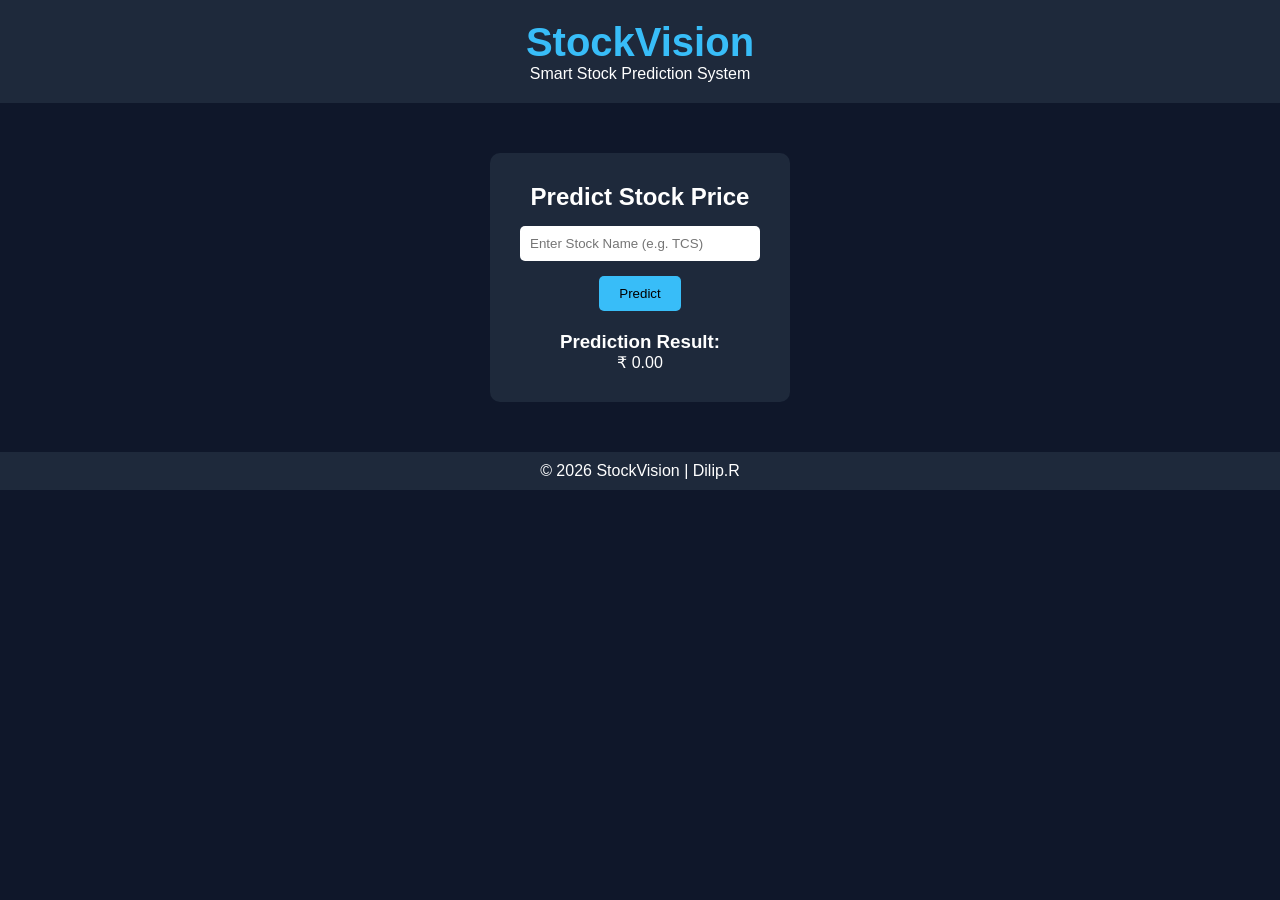
<file: index (3).html>
<!DOCTYPE html>
<html lang="en">
<head>
    <meta charset="UTF-8">
    <meta name="viewport" content="width=device-width, initial-scale=1.0">
    <title>StockVision</title>
    <link rel="stylesheet" href="style.css">
</head>
<body>

    <header>
        <h1>StockVision</h1>
        <p>Smart Stock Prediction System</p>
    </header>

    <section class="prediction-box">
        <h2>Predict Stock Price</h2>

        <input type="text" placeholder="Enter Stock Name (e.g. TCS)">
        <button>Predict</button>

        <div class="result">
            <h3>Prediction Result:</h3>
            <p>₹ 0.00</p>
        </div>
    </section>

    <footer>
        <p>© 2026 StockVision | Dilip.R</p>
    </footer>

</body>
</html>
</file>
<file: style.css>
* {
    margin: 0;
    padding: 0;
    box-sizing: border-box;
}

body {
    font-family: Arial, sans-serif;
    background: #0f172a;
    color: white;
    text-align: center;
}

header {
    padding: 20px;
    background: #1e293b;
}

header h1 {
    font-size: 2.5rem;
    color: #38bdf8;
}

.prediction-box {
    margin: 50px auto;
    padding: 30px;
    width: 300px;
    background: #1e293b;
    border-radius: 10px;
}

input {
    width: 100%;
    padding: 10px;
    margin-top: 15px;
    border: none;
    border-radius: 5px;
}

button {
    margin-top: 15px;
    padding: 10px 20px;
    background: #38bdf8;
    border: none;
    border-radius: 5px;
    cursor: pointer;
}

button:hover {
    background: #0ea5e9;
}

.result {
    margin-top: 20px;
}

footer {
    margin-top: 50px;
    padding: 10px;
    background: #1e293b;
}
</file>
